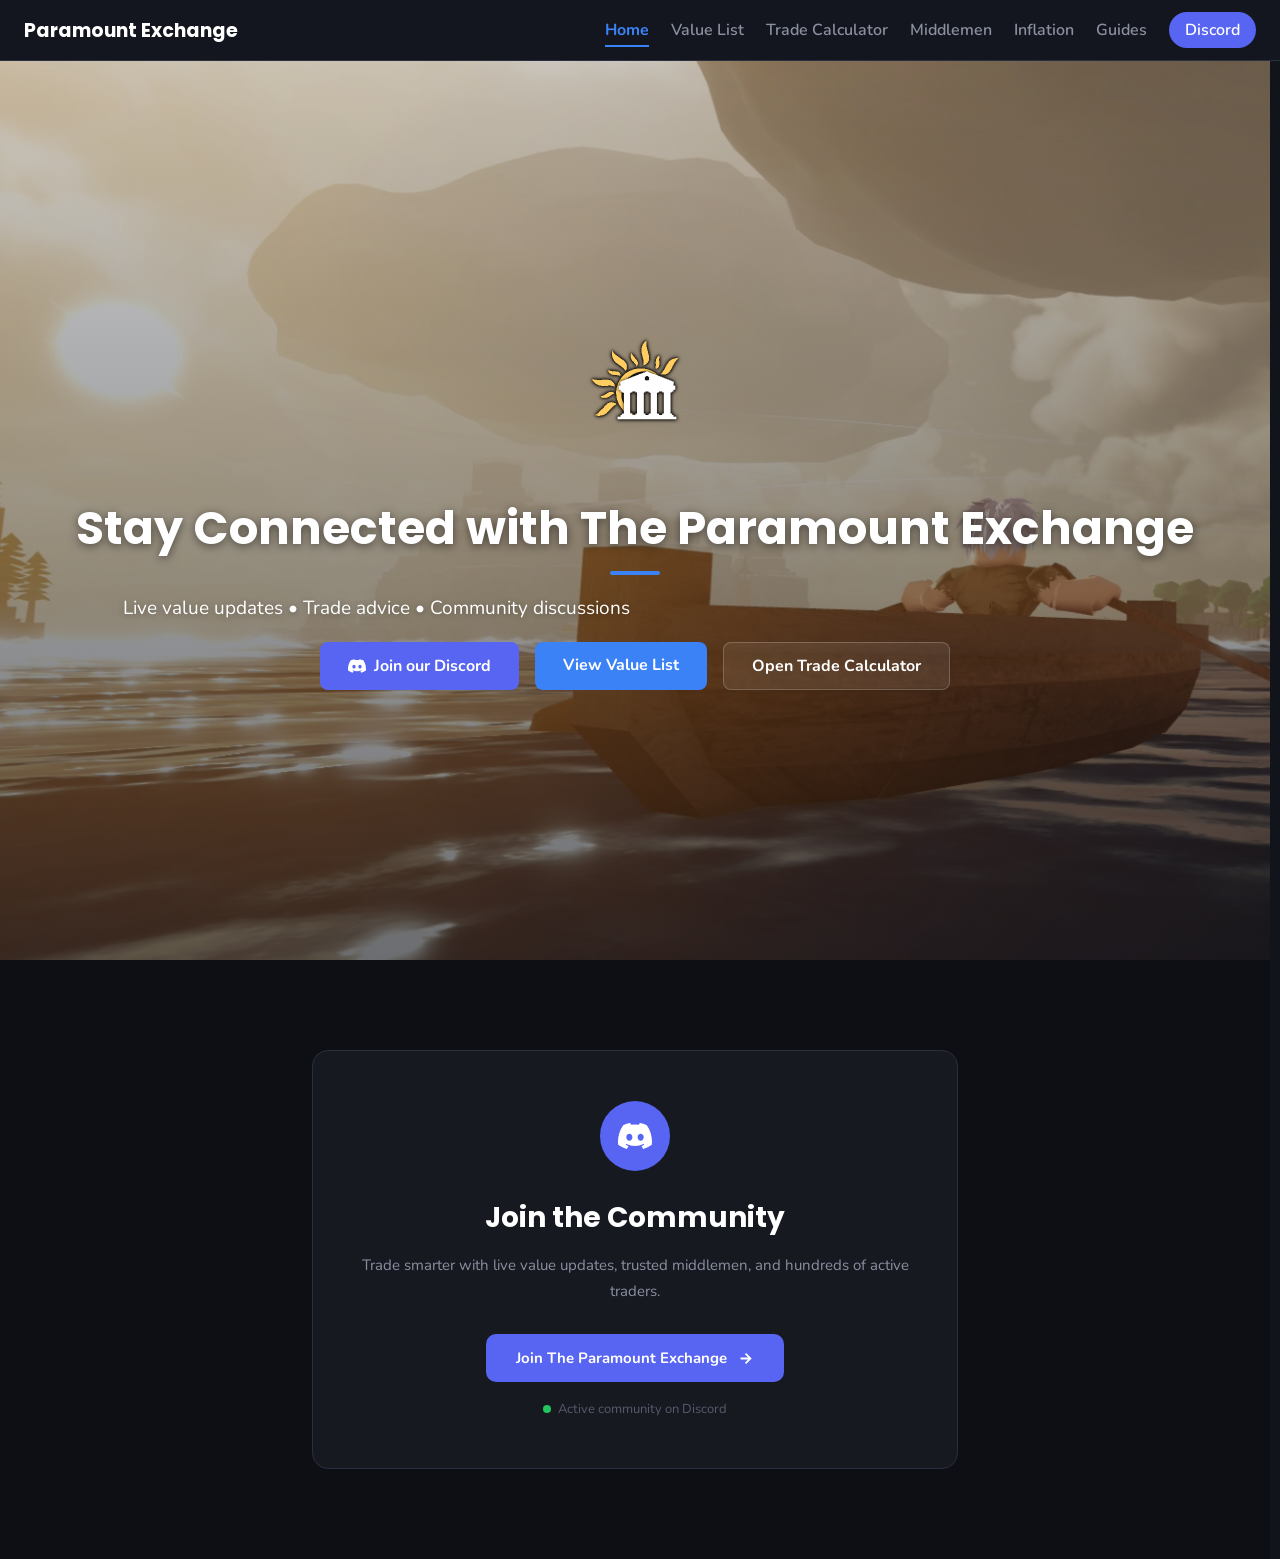
<file: index.html>
<!DOCTYPE html>
<html lang="en">
<head>
  <meta charset="UTF-8">
  <meta name="viewport" content="width=device-width, initial-scale=1">
  <title>Paramount Exchange</title>
  <link rel="stylesheet" href="style.css">
  <link rel="icon" href="favicon.png" type="image/png">
  <!-- Syne for headings/brand, DM Sans for body -->
  <link rel="preconnect" href="https://fonts.googleapis.com">
  <link href="https://fonts.googleapis.com/css2?family=Rajdhani:wght@600;700&family=DM+Sans:ital,opsz,wght@0,9..40,400;0,9..40,500;0,9..40,600;1,9..40,400&display=swap" rel="stylesheet">
</head>
<body>

  <!-- ===== TOP NAV ===== -->
  <div class="top-nav">
    <div class="nav-left">Paramount Exchange</div>
    <div class="nav-links" id="navLinks">
      <a href="index.html" class="active">Home</a>
      <a href="Paramount-Exchange.html">Value List</a>
      <a href="Paramount-Trade-Calculator.html">Trade Calculator</a>
      <a href="Paramount-Middleman.html">Middlemen</a>
      <a href="Paramount-Inflation.html">Inflation</a>
      <a href="Paramount-Guides.html">Guides</a>
      <a href="https://discord.gg/27jfx4G6ks" target="_blank" class="nav-discord-btn">Discord</a>
    </div>
    <button class="nav-hamburger" id="navHamburger" aria-label="Menu">
      <span></span><span></span><span></span>
    </button>
  </div>

  <!-- ===== HERO SECTION ===== -->
  <section class="hero">
    <div class="hero-overlay"></div>
    <div class="hero-content">
      <img src="logo.png" alt="Paramount Exchange Logo" class="hero-logo">
      <h1>Stay Connected with The Paramount Exchange</h1>
      <p class="hero-sub">
        Live value updates • Trade advice • Community discussions
      </p>
      <div class="hero-buttons">
        <a href="https://discord.gg/27jfx4G6ks" target="_blank" class="hero-btn discord-hero-btn">
          <svg class="btn-discord-icon" viewBox="0 0 24 24" xmlns="http://www.w3.org/2000/svg">
            <path d="M20.317 4.37a19.791 19.791 0 0 0-4.885-1.515.074.074 0 0 0-.079.037c-.21.375-.444.864-.608 1.25a18.27 18.27 0 0 0-5.487 0 12.64 12.64 0 0 0-.617-1.25.077.077 0 0 0-.079-.037A19.736 19.736 0 0 0 3.677 4.37a.07.07 0 0 0-.032.027C.533 9.046-.32 13.58.099 18.057c.002.022.015.043.03.056a19.9 19.9 0 0 0 5.993 3.03.078.078 0 0 0 .084-.028c.462-.63.874-1.295 1.226-1.994a.076.076 0 0 0-.041-.106 13.107 13.107 0 0 1-1.872-.892.077.077 0 0 1-.008-.128 10.2 10.2 0 0 0 .372-.292.074.074 0 0 1 .077-.01c3.928 1.793 8.18 1.793 12.062 0a.074.074 0 0 1 .078.01c.12.098.246.198.373.292a.077.077 0 0 1-.006.127 12.299 12.299 0 0 1-1.873.892.077.077 0 0 0-.041.107c.36.698.772 1.362 1.225 1.993a.076.076 0 0 0 .084.028 19.839 19.839 0 0 0 6.002-3.03.077.077 0 0 0 .032-.054c.5-5.177-.838-9.674-3.549-13.66a.061.061 0 0 0-.031-.03zM8.02 15.33c-1.183 0-2.157-1.085-2.157-2.419 0-1.333.956-2.419 2.157-2.419 1.21 0 2.176 1.096 2.157 2.42 0 1.333-.956 2.418-2.157 2.418zm7.975 0c-1.183 0-2.157-1.085-2.157-2.419 0-1.333.955-2.419 2.157-2.419 1.21 0 2.176 1.096 2.157 2.42 0 1.333-.946 2.418-2.157 2.418z"/>
          </svg>
          <span>Join our Discord</span>
        </a>
        <a href="Paramount-Exchange.html" class="hero-btn">View Value List</a>
        <a href="Paramount-Trade-Calculator.html" class="hero-btn secondary">Open Trade Calculator</a>
      </div>
    </div>
  </section>

  <!-- ===== DISCORD CTA SECTION ===== -->
  <section class="discord-section">
    <div class="discord-inner">
      <div class="discord-icon-wrap">
        <!-- Discord logo SVG -->
        <svg class="discord-logo-svg" viewBox="0 0 24 24" xmlns="http://www.w3.org/2000/svg">
          <path d="M20.317 4.37a19.791 19.791 0 0 0-4.885-1.515.074.074 0 0 0-.079.037c-.21.375-.444.864-.608 1.25a18.27 18.27 0 0 0-5.487 0 12.64 12.64 0 0 0-.617-1.25.077.077 0 0 0-.079-.037A19.736 19.736 0 0 0 3.677 4.37a.07.07 0 0 0-.032.027C.533 9.046-.32 13.58.099 18.057c.002.022.015.043.03.056a19.9 19.9 0 0 0 5.993 3.03.078.078 0 0 0 .084-.028c.462-.63.874-1.295 1.226-1.994a.076.076 0 0 0-.041-.106 13.107 13.107 0 0 1-1.872-.892.077.077 0 0 1-.008-.128 10.2 10.2 0 0 0 .372-.292.074.074 0 0 1 .077-.01c3.928 1.793 8.18 1.793 12.062 0a.074.074 0 0 1 .078.01c.12.098.246.198.373.292a.077.077 0 0 1-.006.127 12.299 12.299 0 0 1-1.873.892.077.077 0 0 0-.041.107c.36.698.772 1.362 1.225 1.993a.076.076 0 0 0 .084.028 19.839 19.839 0 0 0 6.002-3.03.077.077 0 0 0 .032-.054c.5-5.177-.838-9.674-3.549-13.66a.061.061 0 0 0-.031-.03zM8.02 15.33c-1.183 0-2.157-1.085-2.157-2.419 0-1.333.956-2.419 2.157-2.419 1.21 0 2.176 1.096 2.157 2.42 0 1.333-.956 2.418-2.157 2.418zm7.975 0c-1.183 0-2.157-1.085-2.157-2.419 0-1.333.955-2.419 2.157-2.419 1.21 0 2.176 1.096 2.157 2.42 0 1.333-.946 2.418-2.157 2.418z"/>
        </svg>
      </div>
      <h2 class="discord-heading">Join the Community</h2>
      <p class="discord-sub">Trade smarter with live value updates, trusted middlemen, and hundreds of active traders.</p>
      <a href="https://discord.gg/27jfx4G6ks" target="_blank" class="discord-cta-btn">
        <span>Join The Paramount Exchange</span>
        <svg class="btn-arrow" viewBox="0 0 24 24" fill="none" stroke="currentColor" stroke-width="2.5">
          <path d="M5 12h14M12 5l7 7-7 7"/>
        </svg>
      </a>
      <p class="discord-member-count">
        <span class="pulse-dot"></span>
        Active community on Discord
      </p>
    </div>
  </section>

  <script>
    /* ===== PARALLAX ===== */
    const hero = document.querySelector('.hero');
    const services = document.querySelector('.services-section');

    window.addEventListener('scroll', () => {
      const scrollY = window.scrollY;
      hero.style.backgroundPosition = `center ${scrollY * 0.5}px`;
      if (services) services.style.backgroundPosition = `center ${scrollY * 0.2}px`;
    });

    /* ===== SERVICE CARD SCROLL ANIMATIONS ===== */
    const cards = document.querySelectorAll('.service-item');

    // Assign stagger delays in CSS custom property
    cards.forEach((card, i) => {
      card.style.setProperty('--stagger', i);
    });

    const cardObserver = new IntersectionObserver((entries) => {
      entries.forEach(entry => {
        if (entry.isIntersecting) {
          // Small stagger based on index
          const delay = parseInt(entry.target.style.getPropertyValue('--stagger')) * 70;
          setTimeout(() => {
            entry.target.classList.add('card-visible');
          }, delay);
          cardObserver.unobserve(entry.target);
        }
      });
    }, { threshold: 0.1, rootMargin: '0px 0px -40px 0px' });

    cards.forEach(card => cardObserver.observe(card));

    /* ===== HAMBURGER MENU ===== */
    document.getElementById("navHamburger").addEventListener("click", function() {
      this.classList.toggle("open");
      document.getElementById("navLinks").classList.toggle("open");
    });
  </script>

</body>
</html>
</file>
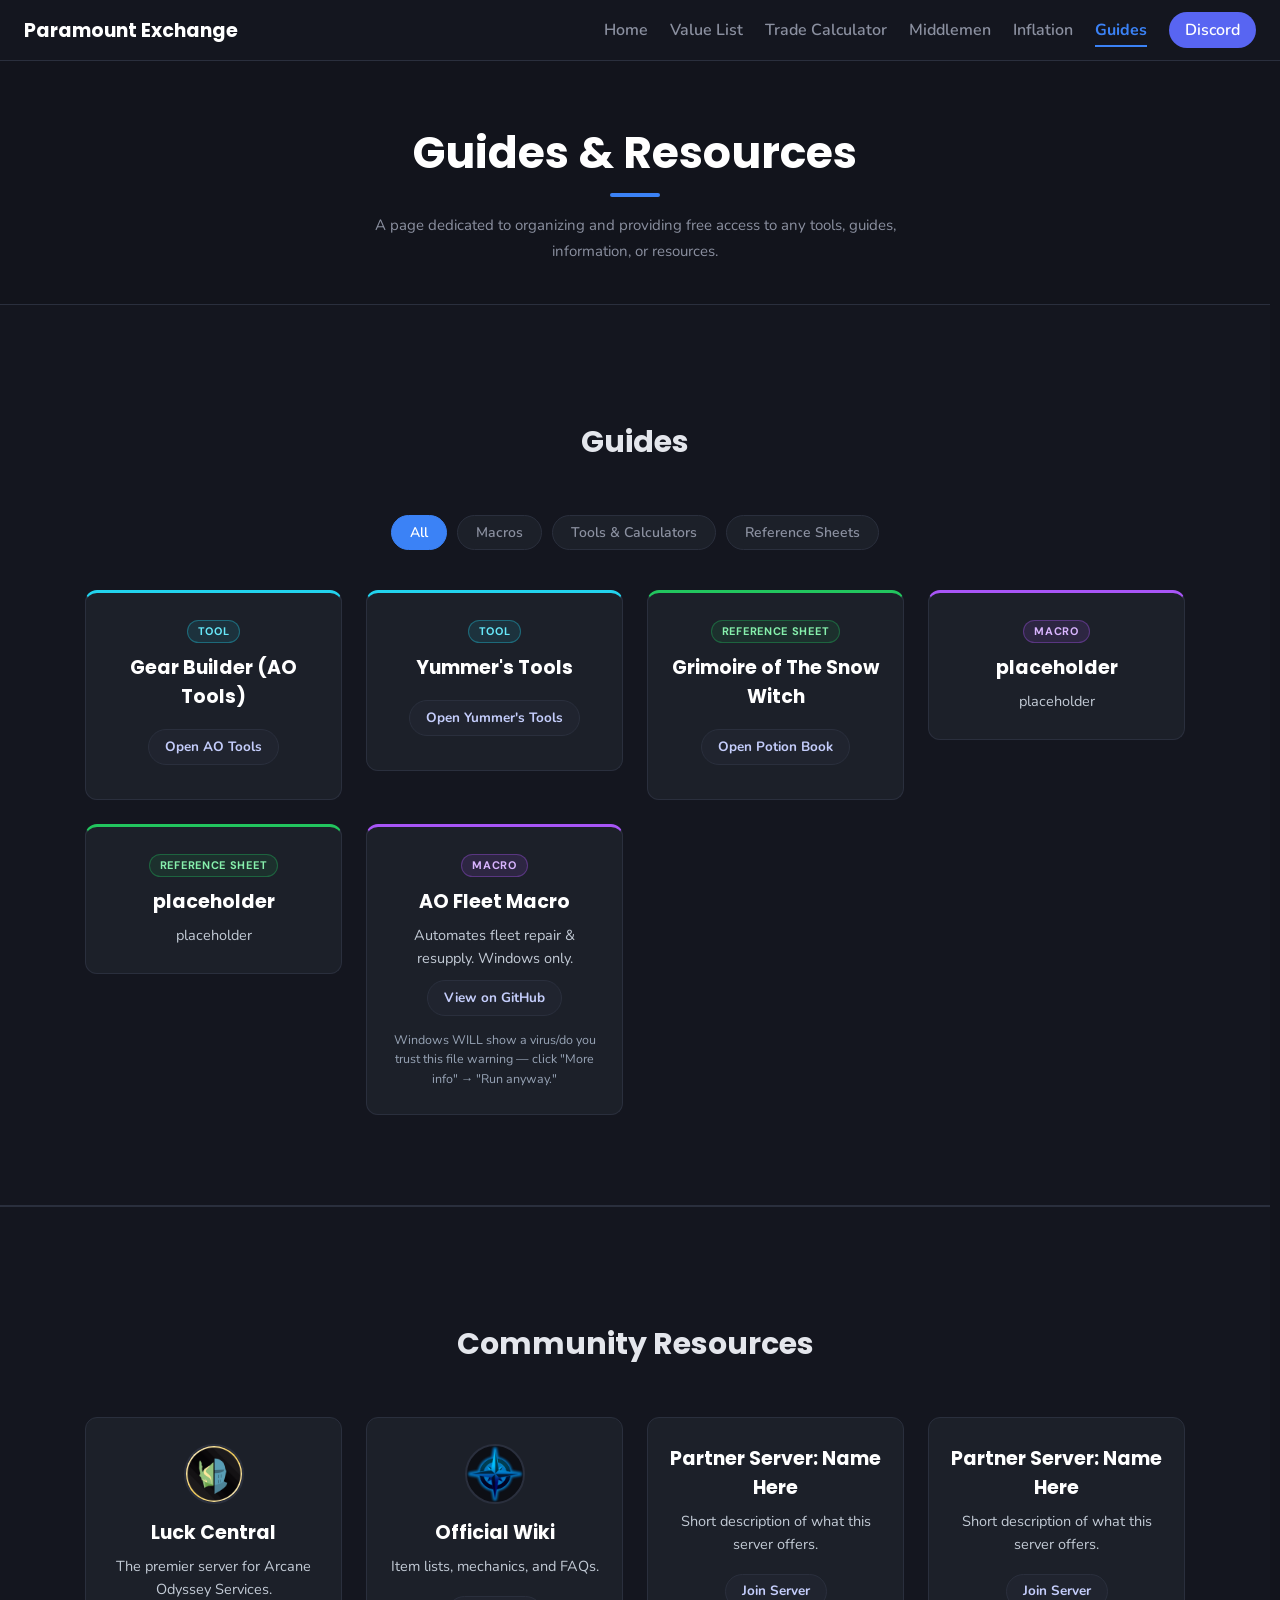
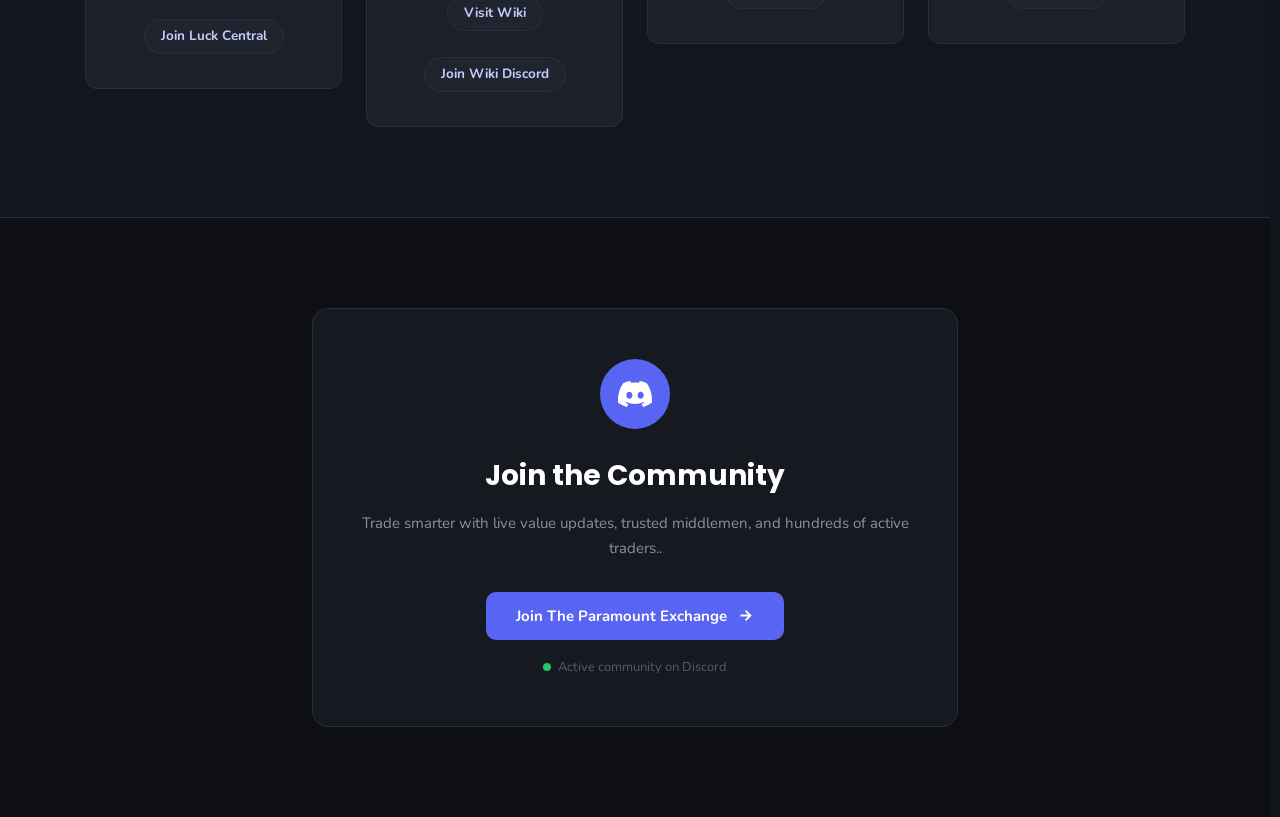
<file: Paramount-Guides.html>
<!DOCTYPE html>
<html lang="en">
<head>
  <meta charset="UTF-8">
  <meta name="viewport" content="width=device-width, initial-scale=1">
  <title>Paramount Exchange — Guides & Resources</title>
  <link rel="stylesheet" href="style.css">
  <link rel="icon" href="favicon.png" type="image/png">
  <link rel="preconnect" href="https://fonts.googleapis.com">
  <link href="https://fonts.googleapis.com/css2?family=Rajdhani:wght@600;700&family=DM+Sans:ital,opsz,wght@0,9..40,400;0,9..40,500;0,9..40,600;1,0..40,400&display=swap" rel="stylesheet">

  <style>
    /* ===== GUIDE CATEGORY INDICATORS ===== */
    .service-item[data-category] { border-top: 3px solid transparent; }

    .guide-category {
      display: inline-block;
      align-self: center;
      position: relative;
      z-index: 2;
      margin: 0 auto 10px;
      padding: 4px 10px;
      border-radius: 999px;
      font-family: 'DM Sans', sans-serif;
      font-size: 11px;
      font-weight: 700;
      letter-spacing: 0.7px;
      line-height: 1.2;
      border: 1px solid;
    }

    /* Macros — Purple */
    .service-item[data-category="macros"] { border-top-color: #a855f7; }
    .service-item[data-category="macros"] .guide-category { color: #d8b4fe; background: rgba(168, 85, 247, 0.12); border-color: rgba(168, 85, 247, 0.35); }

    /* Tools — Cyan */
    .service-item[data-category="tools"] { border-top-color: #22d3ee; }
    .service-item[data-category="tools"] .guide-category { color: #67e8f9; background: rgba(34, 211, 238, 0.10); border-color: rgba(34, 211, 238, 0.35); }

    /* Reference Sheets — Green */
    .service-item[data-category="sheets"] { border-top-color: #22c55e; }
    .service-item[data-category="sheets"] .guide-category { color: #86efac; background: rgba(34, 197, 94, 0.10); border-color: rgba(34, 197, 94, 0.35); }

    /* ===== READABILITY IMPROVEMENTS ===== */
    /* Tuned against the real style.css: .service-title is already white/700/20px,
       so the main issue is .service-desc at #9ca3af (low contrast on the dark
       card gradient) and the tiny inline-styled helper text. */

    /* Description text: lighter gray for real contrast against #1e293b/#162133 cards */
    .service-item .service-desc {
      color: #c3cbd6;
      font-size: 14.5px;
    }

    /* Helper/warning text (e.g. the Windows SmartScreen note) — has an inline
       color style in the markup, so !important is needed to lift it */
    .service-item .service-desc span {
      color: #97a3b5 !important;
      font-size: 12.5px;
      line-height: 1.55;
    }

    /* Resource-link pills: a touch more size/weight so they read as clear
       calls-to-action, especially when a card has more than one */
    .service-item .resource-link {
      font-size: 13.5px;
      font-weight: 700;
      color: #c4cdfb;
    }
    .service-item .resource-link:hover {
      color: #ffffff;
    }

    /* When a card has multiple links stacked (e.g. Wiki + Discord), give them
       clear vertical separation instead of running together */
    .service-item .resource-blurb {
      display: flex;
      flex-direction: column;
      align-items: center;
      gap: 8px;
      margin-top: 8px;
    }
  </style>
</head>
<body>

  <!-- ===== TOP NAV ===== -->
  <div class="top-nav">
    <div class="nav-left">Paramount Exchange</div>
    <div class="nav-links" id="navLinks">
      <a href="index.html">Home</a>
      <a href="Paramount-Exchange.html">Value List</a>
      <a href="Paramount-Trade-Calculator.html">Trade Calculator</a>
      <a href="Paramount-Middleman.html">Middlemen</a>
      <a href="Paramount-Inflation.html">Inflation</a>
      <a href="Paramount-Guides.html" class="active">Guides</a>
      <a href="https://discord.gg/27jfx4G6ks" target="_blank" class="nav-discord-btn">Discord</a>
    </div>
    <button class="nav-hamburger" id="navHamburger" aria-label="Menu"><span></span><span></span><span></span></button>
  </div>

  <!-- ===== PAGE HEADER ===== -->
  <header class="page-header">
    <h1>Guides &amp; Resources</h1>
    <p>A page dedicated to organizing and providing free access to any tools, guides, information, or resources.</p>
  </header>

  <!-- ===== GUIDES SECTION ===== -->
  <section class="services-section">
    <h2>Guides</h2>

    <div class="filter-bar" id="filterBar">
      <button class="filter-btn active" data-filter="all">All</button>
      <button class="filter-btn" data-filter="macros">Macros</button>
      <button class="filter-btn" data-filter="tools">Tools &amp; Calculators</button>
      <button class="filter-btn" data-filter="sheets">Reference Sheets</button>
    </div>

    <div class="services-grid" id="guidesGrid">

      <div class="service-item" data-category="tools">
        <div class="guide-category">TOOL</div>
        <div class="service-title">Gear Builder (AO Tools)</div>
        <div class="service-desc">
          <a href="https://aotools.woodyloody.com/gearBuilder" target="_blank" rel="noopener noreferrer" class="resource-link">Open AO Tools</a>
        </div>
      </div>

      <div class="service-item" data-category="tools">
        <div class="guide-category">TOOL</div>
        <div class="service-title">Yummer's Tools</div>
        <div class="service-desc">
          <a href="https://perchance.org/yummers-tools" target="_blank" rel="noopener noreferrer" class="resource-link">Open Yummer's Tools</a>
        </div>
      </div>

      <div class="service-item" data-category="sheets">
        <div class="guide-category">REFERENCE SHEET</div>
        <div class="service-title">Grimoire of The Snow Witch</div>
        <div class="service-desc">
          <a href="https://docs.google.com/spreadsheets/d/12Gl1ZQvX70HXAA7kL1PPLgUUFgdL4QJY0fJfd5nogEM/edit?gid=999989270#gid=999989270" target="_blank" rel="noopener noreferrer" class="resource-link">Open Potion Book</a>
        </div>
      </div>

      <div class="service-item" data-category="macros">
        <div class="guide-category">MACRO</div>
        <div class="service-title">placeholder</div>
        <div class="service-desc">placeholder</div>
      </div>

      <div class="service-item" data-category="sheets">
        <div class="guide-category">REFERENCE SHEET</div>
        <div class="service-title">placeholder</div>
        <div class="service-desc">placeholder</div>
      </div>

      <div class="service-item" data-category="macros">
        <div class="guide-category">MACRO</div>
        <div class="service-title">AO Fleet Macro</div>
        <div class="service-desc">
          Automates fleet repair &amp; resupply. Windows only.
          <a href="https://github.com/fewerrelevent/ArcaneOdyssey-FleetMacro/releases/tag/v.1" target="_blank" rel="noopener noreferrer" class="resource-link">View on GitHub</a>
          <span style="display:block; margin-top:6px;">Windows WILL show a virus/do you trust this file warning — click "More info" → "Run anyway."</span>
        </div>
      </div>

    </div>
  </section>

  <!-- ===== COMMUNITY RESOURCES / PARTNER SERVERS ===== -->
  <section class="services-section" id="resources">
    <h2>Community Resources</h2>
    <div class="services-grid">

      <div class="service-item">
        <img src="luck-central.png" alt="Luck Central logo" class="resource-logo">
        <div class="service-title">Luck Central</div>
        <div class="service-desc">
          The premier server for Arcane Odyssey Services.
          <span class="resource-blurb"><a href="https://discord.gg/zP4FgfhDEM" target="_blank" rel="noopener" class="resource-link">Join Luck Central</a></span>
        </div>
      </div>

      <div class="service-item">
        <img src="wiki.png" alt="Arcane Odyssey Wiki logo" class="resource-logo">
        <div class="service-title">Official Wiki</div>
        <div class="service-desc">
          Item lists, mechanics, and FAQs.
          <span class="resource-blurb">
            <a href="https://roblox-arcane-odyssey.fandom.com/wiki/Arcane_Odyssey_Wiki" target="_blank" rel="noopener" class="resource-link">Visit Wiki</a>
            <a href="https://discord.gg/qHRzBkaDvS" target="_blank" rel="noopener" class="resource-link">Join Wiki Discord</a>
          </span>
        </div>
      </div>

      <div class="service-item">
        <div class="service-title">Partner Server: Name Here</div>
        <div class="service-desc">
          Short description of what this server offers.
          <span class="resource-blurb"><a href="#" target="_blank" rel="noopener" class="resource-link">Join Server</a></span>
        </div>
      </div>

      <div class="service-item">
        <div class="service-title">Partner Server: Name Here</div>
        <div class="service-desc">
          Short description of what this server offers.
          <span class="resource-blurb"><a href="#" target="_blank" rel="noopener" class="resource-link">Join Server</a></span>
        </div>
      </div>

    </div>
  </section>

  <!-- ===== DISCORD CTA SECTION ===== -->
  <section class="discord-section">
    <div class="discord-inner">
      <div class="discord-icon-wrap">
        <svg class="discord-logo-svg" viewBox="0 0 24 24" xmlns="http://www.w3.org/2000/svg">
          <path d="M20.317 4.37a19.791 19.791 0 0 0-4.885-1.515.074.074 0 0 0-.079.037c-.21.375-.444.864-.608 1.25a18.27 18.27 0 0 0-5.487 0 12.64 12.64 0 0 0-.617-1.25.077.077 0 0 0-.079-.037A19.736 19.736 0 0 0 3.677 4.37a.07.07 0 0 0-.032.027C.533 9.046-.32 13.58.099 18.057c.002.022.015.043.03.056a19.9 19.9 0 0 0 5.993 3.03.078.078 0 0 0 .084-.028c.462-.63.874-1.295 1.226-1.994a.076.076 0 0 0-.041-.106 13.107 13.107 0 0 1-1.872-.892.077.077 0 0 1-.008-.128 10.2 10.2 0 0 0 .372-.292.074.074 0 0 1 .077-.01c3.928 1.793 8.18 1.793 12.062 0a.074.074 0 0 1 .078.01c.12.098.246.198.373.292a.077.077 0 0 1-.006.127 12.299 12.299 0 0 1-1.873.892.077.077 0 0 0-.041.107c.36.698.772 1.362 1.225 1.993a.076.076 0 0 0 .084.028 19.839 19.839 0 0 0 6.002-3.03.077.077 0 0 0 .032-.054c.5-5.177-.838-9.674-3.549-13.66a.061.061 0 0 0-.031-.03zM8.02 15.33c-1.183 0-2.157-1.085-2.157-2.419 0-1.333.956-2.419 2.157-2.419 1.21 0 2.176 1.096 2.157 2.42 0 1.333-.956 2.418-2.157 2.418zm7.975 0c-1.183 0-2.157-1.085-2.157-2.419 0-1.333.955-2.419 2.157-2.419 1.21 0 2.176 1.096 2.157 2.42 0 1.333-.946 2.418-2.157 2.418z"/>
        </svg>
      </div>
      <h2 class="discord-heading">Join the Community</h2>
      <p class="discord-sub">Trade smarter with live value updates, trusted middlemen, and hundreds of active traders..</p>
      <a href="https://discord.gg/AGWXYeU2fC" target="_blank" class="discord-cta-btn">
        <span>Join The Paramount Exchange</span>
        <svg class="btn-arrow" viewBox="0 0 24 24" fill="none" stroke="currentColor" stroke-width="2.5"><path d="M5 12h14M12 5l7 7-7 7"/></svg>
      </a>
      <p class="discord-member-count"><span class="pulse-dot"></span>Active community on Discord</p>
    </div>
  </section>

  <script>
    /* ===== PARALLAX ===== */
    const hero = document.querySelector('.hero');
    const services = document.querySelectorAll('.services-section');
    window.addEventListener('scroll', () => {
      const scrollY = window.scrollY;
      if (hero) hero.style.backgroundPosition = `center ${scrollY * 0.5}px`;
      services.forEach(s => s.style.backgroundPosition = `center ${scrollY * 0.2}px`);
    });

    /* ===== SERVICE CARD SCROLL ANIMATIONS ===== */
    const cards = document.querySelectorAll('.service-item');
    cards.forEach((card, i) => card.style.setProperty('--stagger', i));

    const cardObserver = new IntersectionObserver((entries) => {
      entries.forEach(entry => {
        if (entry.isIntersecting) {
          const delay = parseInt(entry.target.style.getPropertyValue('--stagger')) * 70;
          setTimeout(() => entry.target.classList.add('card-visible'), delay);
          cardObserver.unobserve(entry.target);
        }
      });
    }, { threshold: 0.1, rootMargin: '0px 0px -40px 0px' });

    cards.forEach(card => cardObserver.observe(card));

    /* ===== HAMBURGER MENU ===== */
    document.getElementById("navHamburger").addEventListener("click", function() {
      this.classList.toggle("open");
      document.getElementById("navLinks").classList.toggle("open");
    });

    /* ===== GUIDE FILTERING ===== */
    const filterBtns = document.querySelectorAll('#filterBar .filter-btn');
    const guideItems = document.querySelectorAll('#guidesGrid .service-item');

    filterBtns.forEach(btn => {
      btn.addEventListener('click', () => {
        filterBtns.forEach(b => b.classList.remove('active'));
        btn.classList.add('active');
        const filter = btn.dataset.filter;
        guideItems.forEach(item => {
          const matches = filter === 'all' || item.dataset.category === filter;
          item.classList.toggle('hidden-item', !matches);
        });
      });
    });
  </script>

</body>
</html>
</file>
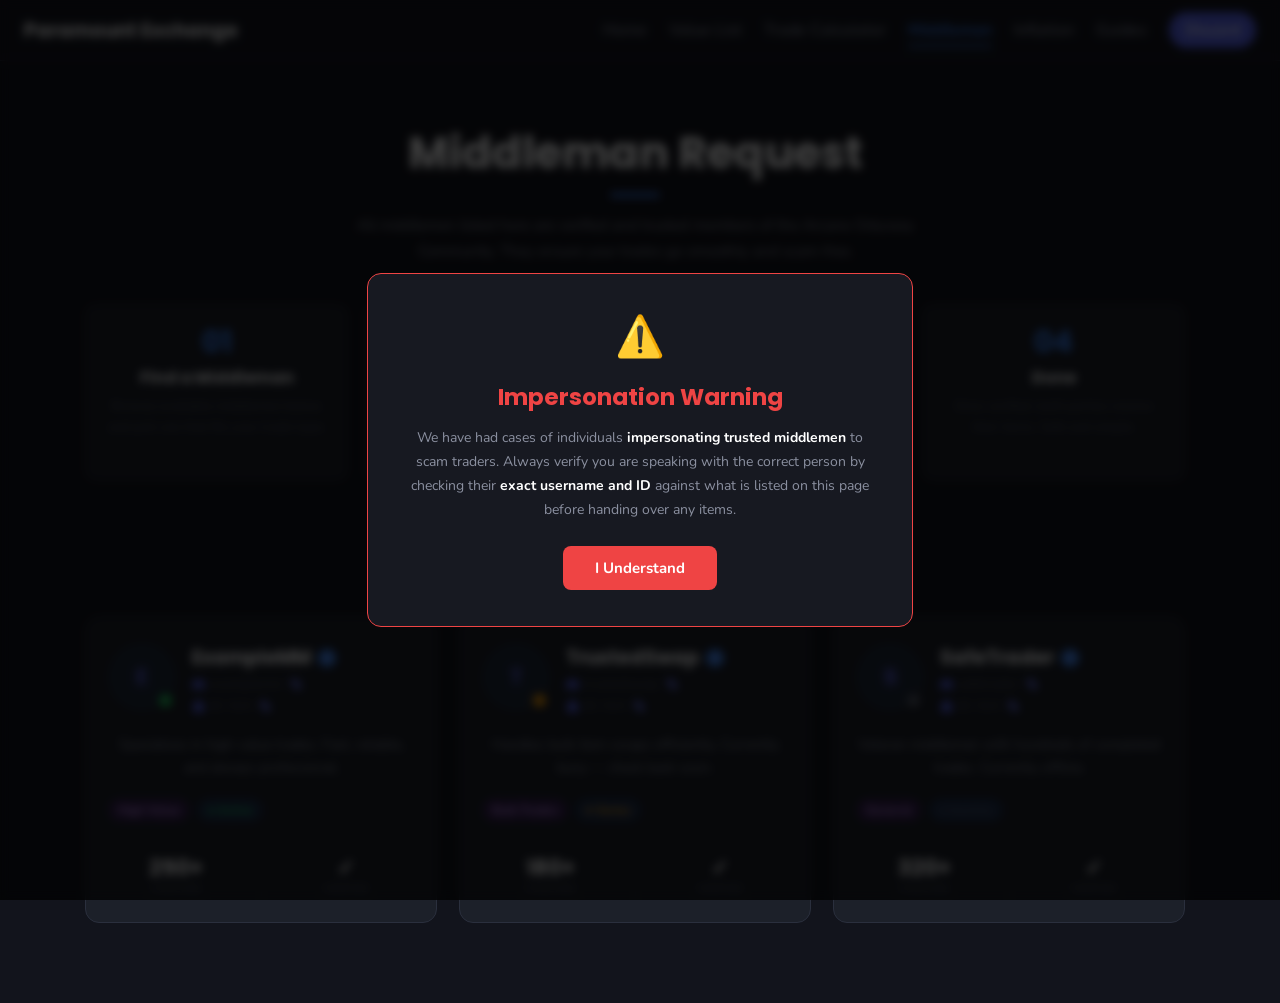
<file: Paramount-Middleman.html>
<!DOCTYPE html>
<html lang="en">
<head>
  <meta charset="UTF-8">
  <meta name="viewport" content="width=device-width, initial-scale=1">
  <title>Middleman Request — Paramount Exchange</title>
  <link rel="stylesheet" href="style.css">
  <link rel="icon" href="favicon.png" type="image/png">
  <link rel="preconnect" href="https://fonts.googleapis.com">
  <link href="https://fonts.googleapis.com/css2?family=Rajdhani:wght@600;700&family=DM+Sans:ital,opsz,wght@0,9..40,400;0,9..40,500;0,9..40,600;1,9..40,400&display=swap" rel="stylesheet">
</head>
<body>

  <!-- ===== WARNING MODAL ===== -->
  <div id="warningModal">
    <div class="warning-box">
      <div class="warning-icon">⚠️</div>
      <h2>Impersonation Warning</h2>
      <p>We have had cases of individuals <strong>impersonating trusted middlemen</strong> to scam traders. Always verify you are speaking with the correct person by checking their <strong>exact username and ID</strong> against what is listed on this page before handing over any items.</p>
      <button class="warning-confirm-btn" onclick="document.getElementById('warningModal').style.display='none'">I Understand</button>
    </div>
  </div>

  <!-- ===== TOP NAV ===== -->
  <div class="top-nav">
    <div class="nav-left">Paramount Exchange</div>
    <div class="nav-links" id="navLinks">
      <a href="index.html">Home</a>
      <a href="Paramount-Exchange.html">Value List</a>
      <a href="Paramount-Trade-Calculator.html">Trade Calculator</a>
      <a href="Paramount-Middleman.html" class="active">Middleman</a>
      <a href="Paramount-Inflation.html">Inflation</a>
      <a href="Paramount-Guides.html">Guides</a>
      <a href="https://discord.gg/27jfx4G6ks" target="_blank" class="nav-discord-btn">Discord</a>
    </div>
    <button class="nav-hamburger" id="navHamburger" aria-label="Menu">
      <span></span><span></span><span></span>
    </button>
  </div>

  <!-- ===== PAGE HEADER ===== -->
  <div class="page-header">
    <h1>Middleman Request</h1>
    <p>All middlemen listed here are verified and trusted members of the Arcane Odyssey Community. They ensure your trades go smoothly and scam-free.</p>
  </div>

  <!-- ===== HOW IT WORKS ===== -->
  <div class="how-it-works">
    <div class="hiw-step">
      <div class="hiw-num">01</div>
      <div class="hiw-title">Find a Middleman</div>
      <div class="hiw-desc">Browse available middlemen below and pick one that fits your trade type.</div>
    </div>
    <div class="hiw-step">
      <div class="hiw-num">02</div>
      <div class="hiw-title">Contact on Discord</div>
      <div class="hiw-desc">Reach out via their Discord username/ID and explain your trade details.</div>
    </div>
    <div class="hiw-step">
      <div class="hiw-num">03</div>
      <div class="hiw-title">Trade Safely</div>
      <div class="hiw-desc">The middleman holds items and ensures both sides fulfil the deal.</div>
    </div>
    <div class="hiw-step">
      <div class="hiw-num">04</div>
      <div class="hiw-title">Done</div>
      <div class="hiw-desc">Once verified, both parties receive their items. Safe and simple.</div>
    </div>
  </div>

  <!-- ===== FILTER BAR ===== -->
    <div class="filter-bar">
    <button class="filter-btn active" data-filter="all">All</button>
    <button class="filter-btn" data-filter="online">Active</button>
    <button class="filter-btn" data-filter="busy">Varies</button>
    <button class="filter-btn" data-filter="offline">Inactive</button>
    </div>

  <!-- ===== MIDDLEMAN GRID ===== -->
  <div class="mm-grid" id="mmGrid">
    <div class="state-msg">
      <div class="spinner"></div>
      Loading middlemen...
    </div>
  </div>

  <script>
    const SHEET_URL = "https://opensheet.elk.sh/110dllz9SGy7nKxchBoeYbq0h_UrR0dA4TqmeWSx-ugA/Sheet1";

    const DEMO_DATA = [
      {
        name: "ExampleMM",
        discord: "examplemm",
        avatar: "",
        status: "online",
        vouches: "250+",
        specialty: "High Value",
        bio: "Specialises in high-value trades. Fast, reliable, and always professional."
      },
      {
        name: "TrustedSwap",
        discord: "trustedswap",
        avatar: "",
        status: "busy",
        vouches: "180+",
        specialty: "Bulk Trades",
        bio: "Handles bulk item swaps efficiently. Currently busy — check back soon."
      },
      {
        name: "SafeTrader",
        discord: "safetrader",
        avatar: "",
        status: "offline",
        vouches: "320+",
        specialty: "General",
        bio: "Veteran middleman with hundreds of completed trades. Currently offline."
      }
    ];

    let allData = [];
    let activeFilter = "all";

    fetch(SHEET_URL)
      .then(res => res.json())
      .then(data => { allData = data; render(allData); })
      .catch(() => { allData = DEMO_DATA; render(allData); });

    function render(data) {
      const grid = document.getElementById("mmGrid");
      const filtered = activeFilter === "all" ? data : data.filter(mm => mm.status === activeFilter);

      if (filtered.length === 0) {
        grid.innerHTML = `<div class="state-msg">No middlemen found for this filter.</div>`;
        return;
      }

      grid.innerHTML = filtered.map((mm, i) => buildCard(mm, i)).join("");

      const cards = grid.querySelectorAll(".mm-card");
      const obs = new IntersectionObserver((entries) => {
        entries.forEach(entry => {
          if (entry.isIntersecting) {
            const idx = parseInt(entry.target.dataset.index);
            setTimeout(() => entry.target.classList.add("card-visible"), idx * 80);
            obs.unobserve(entry.target);
          }
        });
      }, { threshold: 0.08 });

      cards.forEach(card => obs.observe(card));
    }

    function buildCard(mm, i) {
        const statusLabels = { online: "Active", busy: "Varies", offline: "Inactive" };
      const avatarHtml = mm.avatar
        ? `<img class="avatar" src="${mm.avatar}" alt="${mm.name}">`
        : `<div class="avatar" style="display:flex;align-items:center;justify-content:center;font-family:'Rajdhani',sans-serif;font-size:24px;font-weight:700;color:#6366f1;background:#1e293b;">${mm.name.charAt(0).toUpperCase()}</div>`;

      return `
        <div class="mm-card" data-index="${i}" data-status="${mm.status}">
          <div class="card-top">
            <div class="avatar-wrap">
              ${avatarHtml}
              <div class="status-dot ${mm.status}"></div>
            </div>
            <div class="card-identity">
              <div class="card-name">
                ${mm.name}
                <span class="verified-badge" title="Verified Middleman">
                  <svg viewBox="0 0 24 24"><path d="M9 16.17L4.83 12l-1.42 1.41L9 19 21 7l-1.41-1.41z"/></svg>
                </span>
              </div>
              <div class="discord-tag">
                <svg viewBox="0 0 24 24"><path d="M20.317 4.37a19.791 19.791 0 0 0-4.885-1.515.074.074 0 0 0-.079.037c-.21.375-.444.864-.608 1.25a18.27 18.27 0 0 0-5.487 0 12.64 12.64 0 0 0-.617-1.25.077.077 0 0 0-.079-.037A19.736 19.736 0 0 0 3.677 4.37a.07.07 0 0 0-.032.027C.533 9.046-.32 13.58.099 18.057c.002.022.015.043.03.056a19.9 19.9 0 0 0 5.993 3.03.078.078 0 0 0 .084-.028c.462-.63.874-1.295 1.226-1.994a.076.076 0 0 0-.041-.106 13.107 13.107 0 0 1-1.872-.892.077.077 0 0 1-.008-.128 10.2 10.2 0 0 0 .372-.292.074.074 0 0 1 .077-.01c3.928 1.793 8.18 1.793 12.062 0a.074.074 0 0 1 .078.01c.12.098.246.198.373.292a.077.077 0 0 1-.006.127 12.299 12.299 0 0 1-1.873.892.077.077 0 0 0-.041.107c.36.698.772 1.362 1.225 1.993a.076.076 0 0 0 .084.028 19.839 19.839 0 0 0 6.002-3.03.077.077 0 0 0 .032-.054c.5-5.177-.838-9.674-3.549-13.66a.061.061 0 0 0-.031-.03z"/></svg>
                ${mm.discord}
                <span class="copy-btn" onclick="copyTag(this, '${mm.discord}')" title="Copy username">
                  <svg viewBox="0 0 24 24" fill="none" stroke="currentColor" stroke-width="2"><rect x="9" y="9" width="13" height="13" rx="2"/><path d="M5 15H4a2 2 0 0 1-2-2V4a2 2 0 0 1 2-2h9a2 2 0 0 1 2 2v1"/></svg>
                </span>
              </div>
              <div class="discord-tag" style="margin-top:4px;">
                <svg viewBox="0 0 24 24" fill="none" stroke="#5865F2" stroke-width="2" style="width:13px;height:13px;flex-shrink:0;"><rect x="3" y="8" width="18" height="13" rx="2"/><path d="M8 8V5a4 4 0 0 1 8 0v3"/></svg>
                ID: ${mm.id || "N/A"}
                <span class="copy-btn" onclick="copyTag(this, '${mm.id}')" title="Copy ID">
                  <svg viewBox="0 0 24 24" fill="none" stroke="currentColor" stroke-width="2"><rect x="9" y="9" width="13" height="13" rx="2"/><path d="M5 15H4a2 2 0 0 1-2-2V4a2 2 0 0 1 2-2h9a2 2 0 0 1 2 2v1"/></svg>
                </span>
              </div>
            </div>
          </div>

          <div class="card-bio">${mm.bio || "No bio provided."}</div>

          <div class="card-tags">
            <span class="tag specialty">${mm.specialty || "General"}</span>
            <span class="tag status-label ${mm.status}">● ${statusLabels[mm.status] || mm.status}</span>
          </div>

          <div class="card-stats">
            <div class="stat">
              <div class="stat-value">${mm.vouches || "0"}</div>
              <div class="stat-label">Vouches</div>
            </div>
            <div class="stat-divider"></div>
            <div class="stat">
              <div class="stat-value">✓</div>
              <div class="stat-label">Verified</div>
            </div>
          </div>
        </div>`;
    }

    function copyTag(el, text) {
      navigator.clipboard.writeText(text);
      el.classList.add("copied");
      setTimeout(() => el.classList.remove("copied"), 1500);
    }

    document.querySelectorAll(".filter-btn").forEach(btn => {
      btn.addEventListener("click", () => {
        document.querySelectorAll(".filter-btn").forEach(b => b.classList.remove("active"));
        btn.classList.add("active");
        activeFilter = btn.dataset.filter;
        render(allData);
      });
    });

    /* ===== HAMBURGER MENU ===== */
    document.getElementById("navHamburger").addEventListener("click", function() {
      this.classList.toggle("open");
      document.getElementById("navLinks").classList.toggle("open");
    });
  </script>

</body>
</html>
</file>
<file: style.css>
@import url("https://fonts.googleapis.com/css2?family=Poppins:wght@500;600;700&family=Nunito:wght@400;600;700&display=swap");

:root {
  --bg: #12141c;
  --bg-alt: #191c26;
  --card: #1c2029;
  --border: #2a2f3d;
  --text: #e4e6ec;
  --text-dim: #8b90a0;
  --accent: #3b82f6;
  --accent-dark: #2563eb;
  --green: #22c55e;
  --red: #ef4444;
  --yellow: #f59e0b;
}

/* ===== GLOBAL STYLES ===== */
html {
  overflow-y: scroll;
  scrollbar-gutter: stable;
}

body {
  font-family: 'Nunito', sans-serif;
  color: var(--text);
  margin: 0;
  padding-top: 60px;
  text-align: center;
}

/* ===== HEADERS ===== */
h1, h2 {
  font-family: 'Poppins', sans-serif;
}

h1 {
  margin-bottom: 16px;
  font-size: 28px;
  font-weight: 700;
  color: #fff;
  text-align: center;
  position: relative;
}

h1::after {
  content: "";
  display: block;
  width: 50px;
  height: 4px;
  background: var(--accent);
  margin: 8px auto 0;
  border-radius: 2px;
}

/* ===== LINKS ===== */
a {
  text-decoration: none;
  color: #0077cc;
  display: inline-block;
  margin-top: 20px;
}

/* ===== TOP NAVIGATION ===== */
.top-nav {
  position: fixed;
  top: 0;
  left: 0;
  right: 0;
  background: #14161f;
  display: flex;
  align-items: center;
  justify-content: space-between;
  padding: 0 24px;
  height: 60px;
  border-bottom: 1px solid var(--border);
  z-index: 3000;
}

.nav-left {
  font-family: 'Poppins', sans-serif;
  font-weight: 700;
  font-size: 19px;
  color: #fff;
}

.nav-links {
  display: flex;
  align-items: center;
  gap: 22px;
}

.nav-links a {
  font-family: 'Nunito', sans-serif;
  text-decoration: none;
  color: var(--text-dim);
  font-weight: 600;
  transition: color 0.15s;
  margin-top: 0;
}

.nav-links a:hover {
  color: #fff;
}

.nav-links a.active {
  color: var(--accent);
  font-weight: 700;
  position: relative;
}

.nav-links a.active::after {
  content: "";
  position: absolute;
  left: 0;
  bottom: -6px;
  width: 100%;
  height: 2px;
  background: var(--accent);
}

/* ===== PANELS / CARDS ===== */
.panel {
  background: var(--card);
  border: 1px solid var(--border);
  border-radius: 10px;
  padding: 16px;
  margin-bottom: 18px;
  position: relative;
  text-align: left;
}

/* ===== CONTROLS / INPUTS ===== */
.controls,
.sort-row {
  display: flex;
  flex-wrap: wrap;
  gap: 8px;
  margin-bottom: 12px;
}

.controls > * {
  flex: 1 1 200px;
}

input,
button {
  background: #20242f;
  color: var(--text);
  border: 1px solid var(--border);
  border-radius: 6px;
  padding: 8px 12px;
  font-size: 14px;
  cursor: pointer;
  font-family: 'Nunito', sans-serif;
  font-weight: 600;
}

input {
  cursor: text;
  font-weight: 400;
}

button:hover {
  background-color: #262b38;
}

button.active {
  border-color: var(--accent);
  color: var(--accent);
}

/* ===== DROPDOWN ===== */
.dropdown {
  position: relative;
}

.dropdown-btn {
  width: 100%;
  text-align: left;
  padding-right: 32px;
  position: relative;
}

.dropdown-btn::after {
  content: "";
  position: absolute;
  right: 12px;
  top: 50%;
  width: 8px;
  height: 8px;
  border-right: 2px solid var(--text-dim);
  border-bottom: 2px solid var(--text-dim);
  transform: translateY(-60%) rotate(45deg);
  transition: transform 0.25s ease;
  pointer-events: none;
}

.dropdown.open .dropdown-btn::after {
  transform: translateY(-40%) rotate(-135deg);
}

.dropdown-menu {
  position: absolute;
  z-index: 1000;
  top: calc(100% + 6px);
  left: 0;
  right: 0;
  background: #171921;
  border: 1px solid var(--border);
  border-radius: 8px;
  padding: 6px;
  opacity: 0;
  pointer-events: none;
  transition: opacity 0.2s;
}

.dropdown.open .dropdown-menu {
  opacity: 1;
  pointer-events: auto;
}

.dropdown-menu label {
  display: flex;
  align-items: center;
  gap: 8px;
  padding: 6px 8px;
  border-radius: 5px;
  cursor: pointer;
}

.dropdown-menu label:hover {
  background: #262b38;
}

/* ===== LISTS ===== */
.list {
  display: flex;
  flex-direction: column;
  gap: 8px;
}

/* no hover treatment here on purpose, table below already has one */
.list-item {
  display: flex;
  align-items: center;
  justify-content: space-between;
  padding: 10px;
  border-radius: 6px;
  background: var(--card);
}

.list-item img {
  width: 40px;
  height: 40px;
  object-fit: contain;
  margin-right: 12px;
}

/* ===== TABLE ===== */
.table-wrapper {
  background-color: var(--card);
  border-radius: 10px;
  padding: 12px;
}

table {
  width: 100%;
  border-collapse: separate;
  border-spacing: 0 8px;
}

thead th {
  position: sticky;
  top: 60px;
  z-index: 10;
  background: #262b38;
  padding: 10px;
  font-family: 'Nunito', sans-serif;
  font-weight: 700;
  font-size: 13px;
}

tbody tr {
  background: var(--card);
  transition: background 0.15s;
}

tbody tr:nth-child(even) {
  background: #20242f;
}

tbody tr:hover {
  background: #262b38;
}

td {
  padding: 10px;
  text-align: center;
  vertical-align: middle;
}

td:first-child {
  width: 80px;
  padding: 0;
}

.item-image {
  width: 100%;
  height: 56px;
  object-fit: contain;
}

.item-name-cell {
  display: flex;
  align-items: center;
  gap: 8px;
  font-weight: 600;
}

/* ===== BOTTOM ROW ===== */
.bottom-row {
  display: flex;
  justify-content: center;
  align-items: center;
  gap: 60px;
  margin-top: 20px;
  flex-wrap: wrap;
}

.galleon-box input {
  width: 140px;
  padding: 10px;
  font-size: 1em;
  border-radius: 8px;
  border: 1px solid var(--border);
  background: #0d0f15;
  color: var(--text);
  text-align: center;
  font-weight: 700;
}

.galleon-box input:focus {
  outline: none;
  border-color: var(--accent);
}

/* ===== BADGES =====
   standard rarity colors, not something bespoke */
.badge {
  padding: 3px 9px;
  border-radius: 5px;
  font-size: 12px;
  font-weight: 700;
  font-family: 'Nunito', sans-serif;
}

.Common    { background: #6b7280; }
.Uncommon  { background: #22c55e; }
.Rare      { background: #3b82f6; }
.Limited   { background: #a855f7; }
.Mystic    { background: #ec4899; }
.Legendary { background: #f59e0b; color: #221a05; }

/* ===== BOOKMARKS ===== */
.bookmark-panel {
  background: var(--card);
  border-radius: 10px;
  padding: 12px;
  margin-bottom: 18px;
}

.bookmark-item {
  display: flex;
  justify-content: space-between;
  align-items: center;
  padding: 8px 10px;
  background: #20242f;
  border-radius: 6px;
  margin-bottom: 6px;
  cursor: pointer;
}

.bookmark-item:hover {
  background: #262b38;
}

.bookmark-name-pill {
  padding: 3px 9px;
  border-radius: 5px;
  font-size: 12px;
  font-weight: 700;
}

.bookmark-name-pill.Common    { background: #6b7280; }
.bookmark-name-pill.Uncommon  { background: #22c55e; }
.bookmark-name-pill.Rare      { background: #3b82f6; }
.bookmark-name-pill.Limited   { background: #a855f7; }
.bookmark-name-pill.Mystic    { background: #ec4899; }
.bookmark-name-pill.Legendary { background: #f59e0b; color: #221a05; }

/* ===== MODAL ===== */
#chartModal {
  backdrop-filter: blur(5px);
  transition: opacity .25s ease;
  display: none;
  align-items: center;
  justify-content: center;
  position: fixed;
  inset: 0;
  background: rgba(0,0,0,.65);
  z-index: 2000;
}

/* ===== HAMBURGER MENU ===== */
.nav-hamburger {
  display: none;
  flex-direction: column;
  justify-content: center;
  gap: 5px;
  background: none;
  border: none;
  cursor: pointer;
  padding: 4px;
  margin-top: 0;
}

.nav-hamburger span {
  display: block;
  width: 22px;
  height: 2px;
  background: #fff;
  border-radius: 2px;
  transition: all 0.3s ease;
}

.nav-hamburger.open span:nth-child(1) {
  transform: translateY(7px) rotate(45deg);
}
.nav-hamburger.open span:nth-child(2) {
  opacity: 0;
}
.nav-hamburger.open span:nth-child(3) {
  transform: translateY(-7px) rotate(-45deg);
}

/* ===== RESPONSIVE ===== */
@media (max-width: 768px) {
  .hero-logo     { width: 80px; }
  .discord-inner { padding: 40px 28px; }
  .hero h1       { font-size: 34px; }
  .table-section { grid-template-columns: 1fr; }

  .nav-hamburger {
    display: flex;
  }

  /* had this overlapping the hero on mobile before, fixed with the bg + shadow */
  .nav-links {
    display: none;
    position: absolute;
    top: 60px;
    left: 0;
    right: 0;
    background: #14161f;
    flex-direction: column;
    gap: 0;
    padding: 8px 0;
    border-bottom: 1px solid var(--border);
    box-shadow: 0 8px 16px rgba(0,0,0,0.4);
    z-index: 2999;
  }

  .nav-links.open {
    display: flex;
  }

  .nav-links a {
    padding: 12px 24px;
    border-bottom: 1px solid #20242f;
    font-size: 15px;
  }

  .nav-links a:last-child {
    border-bottom: none;
  }

  .nav-links a.active::after {
    display: none;
  }
}

/* ===== BOOKMARK BUTTON ===== */
.bookmark-btn {
  background: none;
  border: none;
  cursor: pointer;
  padding: 4px;
  display: flex;
  align-items: center;
  justify-content: center;
  color: #565b6b;
}

.bookmark-btn.active {
  color: var(--yellow);
}

.bookmark-btn svg {
  display: block;
  width: 18px;
  height: 18px;
  fill: currentColor;
}

/* ===== SORT BUTTONS ===== */
.sort-btn {
  position: relative;
  padding-right: 24px;
  color: var(--text-dim);
}

.sort-btn::after {
  content: '';
  position: absolute;
  right: 8px;
  top: 50%;
  width: 0;
  height: 0;
  border-left: 5px solid transparent;
  border-right: 5px solid transparent;
  border-bottom: 6px solid #565b6b;
  transform: translateY(-50%) rotate(0deg);
  transition: transform 0.3s ease;
  pointer-events: none;
}

.sort-btn.active::after {
  border-bottom-color: var(--accent);
}

.sort-btn.desc::after {
  transform: translateY(-50%) rotate(180deg);
}

/* ===== HERO SECTION ===== */
.hero {
  position: relative;
  height: 100vh;
  background-image: url("banner.webp");
  background-size: cover;
  background-position: center;
  display: flex;
  flex-direction: column;
  justify-content: center;
  align-items: center;
  text-align: center;
  color: #fff;
  overflow: hidden;
}

.hero-overlay {
  position: absolute;
  inset: 0;
  background: linear-gradient(
    to bottom,
    rgba(10,12,18,0.2),
    rgba(10,12,18,0.6)
  );
  z-index: 0;
  pointer-events: none;
}

.hero h1 {
  font-family: 'Poppins', sans-serif;
  font-size: 46px;
  margin-bottom: 16px;
  text-shadow: 0 2px 10px rgba(0,0,0,0.5);
}

.hero-sub {
  font-size: 19px;
  max-width: 600px;
  line-height: 1.5;
  text-shadow: 0 1px 6px rgba(0,0,0,0.3);
}

.hero-buttons {
  display: flex;
  justify-content: center;
  gap: 16px;
  flex-wrap: wrap;
}

.hero-btn {
  background: var(--accent);
  color: white;
  padding: 12px 28px;
  border-radius: 8px;
  text-decoration: none;
  font-weight: 700;
  transition: background 0.15s;
  margin-top: 0;
}

.hero-btn:hover {
  background: var(--accent-dark);
}

.hero-btn.secondary {
  background: rgba(255,255,255,0.08);
  border: 1px solid rgba(255,255,255,0.2);
}

.hero-btn.secondary:hover {
  background: rgba(255,255,255,0.15);
}

.hero-content {
  position: relative;
  z-index: 1;
}

/* ===== SERVICES SECTION ===== */
.services-section {
  padding: 90px 20px;
  background: #14161f;
  border-top: 1px solid var(--border);
  border-bottom: 1px solid var(--border);
}

.services-section h2 {
  font-family: 'Poppins', sans-serif;
  font-size: 30px;
  margin-bottom: 50px;
}

.services-grid {
  display: grid;
  grid-template-columns: repeat(auto-fit, minmax(220px, 1fr));
  gap: 24px;
  max-width: 1100px;
  margin: auto;
  align-items: start;
}

/* ===== SERVICE CARD ===== */
.service-item {
  background: var(--card);
  border: 1px solid var(--border);
  border-radius: 12px;
  padding: 26px 22px;
  position: relative;
  overflow: hidden;
  text-align: center;
  opacity: 0;
  transform: translateY(24px);
  transition:
    opacity 0.5s ease,
    transform 0.5s ease;
}

.service-item.card-visible {
  opacity: 1;
  transform: translateY(0);
}

.service-item.card-visible:hover {
  border-color: #3a4054;
}

.service-item.hidden-item {
  display: none;
}

.service-title {
  font-family: 'Poppins', sans-serif;
  font-size: 19px;
  font-weight: 700;
  color: #fff;
  margin-bottom: 8px;
  position: relative;
  z-index: 1;
}

.service-desc {
  font-size: 15px;
  color: var(--text-dim);
  line-height: 1.6;
  position: relative;
  z-index: 1;
}

.service-item span {
  position: relative;
  z-index: 1;
}

/* ===== RESOURCE LINK (guides/resources page) ===== */
.resource-link {
  display: inline-flex;
  align-items: center;
  gap: 6px;
  margin: 10px 0 8px;
  padding: 6px 16px;
  background: #20242f;
  border: 1px solid var(--border);
  border-radius: 999px;
  color: #93b8f5;
  font-weight: 700;
  font-size: 13px;
}

.resource-link:hover {
  background: #262b38;
}

.resource-blurb {
  display: block;
  margin-top: 6px;
}

.resource-logo,
.service-item img {
  width: 56px;
  height: 56px;
  max-width: 56px;
  max-height: 56px;
  border-radius: 50%;
  object-fit: cover;
  border: 2px solid var(--border);
  background: #0d0f15;
  margin: 0 auto 14px;
  display: block;
  flex-shrink: 0;
}

/* ===== NAV DISCORD BUTTON ===== */
.nav-discord-btn {
  display: inline-flex;
  align-items: center;
  gap: 6px;
  background: #5865F2;
  color: #ffffff !important;
  font-weight: 700;
  padding: 7px 16px;
  border-radius: 999px;
  margin-top: 0;
}

.nav-discord-btn:hover {
  background: #4752c4;
  color: #ffffff;
}

.nav-discord-btn.active::after {
  display: none;
}

/* ===== HERO DISCORD BUTTON ===== */
.discord-hero-btn {
  display: inline-flex;
  align-items: center;
  gap: 8px;
  background: #5865F2;
}

.discord-hero-btn:hover {
  background: #4752c4;
}

.btn-discord-icon {
  width: 18px;
  height: 18px;
  fill: white;
  flex-shrink: 0;
}

/* ===== DISCORD CTA SECTION ===== */
.discord-section {
  position: relative;
  padding: 90px 24px;
  display: flex;
  justify-content: center;
  align-items: center;
  overflow: hidden;
  background: #0d0f15;
}

.discord-inner {
  position: relative;
  z-index: 2;
  max-width: 560px;
  background: #171921;
  border: 1px solid var(--border);
  border-radius: 16px;
  padding: 50px 42px;
  text-align: center;
}

.discord-icon-wrap {
  width: 70px;
  height: 70px;
  border-radius: 50%;
  background: #5865F2;
  display: flex;
  align-items: center;
  justify-content: center;
  margin: 0 auto 26px;
  animation: discord-icon-float 3s ease-in-out infinite;
}

@keyframes discord-icon-float {
  0%, 100% { transform: translateY(0); }
  50%       { transform: translateY(-6px); }
}

.discord-logo-svg {
  width: 34px;
  height: 34px;
  fill: white;
}

.discord-heading {
  font-family: 'Poppins', sans-serif;
  font-size: 28px;
  font-weight: 700;
  color: #fff;
  margin: 0 0 14px;
}

.discord-heading::after {
  display: none;
}

.discord-sub {
  font-size: 15px;
  color: var(--text-dim);
  line-height: 1.7;
  margin: 0 0 30px;
}

.discord-cta-btn {
  display: inline-flex;
  align-items: center;
  gap: 10px;
  background: #5865F2;
  color: white;
  font-weight: 700;
  font-size: 15px;
  padding: 14px 30px;
  border-radius: 10px;
  text-decoration: none;
  transition: background 0.15s;
  margin-top: 0;
}

.discord-cta-btn:hover {
  background: #4752c4;
}

.btn-arrow {
  width: 17px;
  height: 17px;
  transition: transform 0.2s;
  flex-shrink: 0;
}

.discord-cta-btn:hover .btn-arrow {
  transform: translateX(4px);
}

.discord-member-count {
  font-size: 13px;
  color: #565b6b;
  margin: 18px 0 0;
  display: flex;
  align-items: center;
  justify-content: center;
  gap: 7px;
}

.pulse-dot {
  display: inline-block;
  width: 8px;
  height: 8px;
  border-radius: 50%;
  background: var(--green);
  box-shadow: 0 0 0 0 rgba(34,197,94,0.5);
  animation: pulse-green 2s ease-out infinite;
}

@keyframes pulse-green {
  0%   { box-shadow: 0 0 0 0 rgba(34,197,94,0.5); }
  70%  { box-shadow: 0 0 0 7px rgba(34,197,94,0); }
  100% { box-shadow: 0 0 0 0 rgba(34,197,94,0); }
}

/* ===== MIDDLEMAN PAGE ===== */
.page-header {
  text-align: center;
  padding: 60px 20px 40px;
}

.page-header h1 {
  font-family: 'Poppins', sans-serif;
  font-size: clamp(26px, 4vw, 44px);
  font-weight: 700;
  color: #fff;
  margin: 0 0 12px;
}

.page-header h1::after {
  content: "";
  display: block;
  width: 50px;
  height: 4px;
  background: var(--accent);
  margin: 8px auto 0;
  border-radius: 2px;
}

.page-header p {
  font-size: 15px;
  color: var(--text-dim);
  max-width: 560px;
  margin: 16px auto 0;
  line-height: 1.7;
}

/* ===== FILTER / RANGE BUTTONS ===== */
.filter-bar {
  display: flex;
  justify-content: center;
  align-items: center;
  gap: 10px;
  flex-wrap: wrap;
  padding: 0 20px 40px;
}

.filter-btn,
.range-btn {
  background: #1c2029;
  color: var(--text-dim);
  border: 1px solid var(--border);
  border-radius: 999px;
  padding: 7px 18px;
  font-size: 14px;
  font-weight: 600;
  cursor: pointer;
}

.filter-btn:hover,
.range-btn:hover {
  color: #fff;
  border-color: #3a4054;
}

.filter-btn.active,
.range-btn.active {
  background: var(--accent);
  border-color: var(--accent);
  color: white;
}

/* ===== MIDDLEMAN GRID ===== */
.mm-grid {
  display: grid;
  grid-template-columns: repeat(auto-fill, minmax(300px, 1fr));
  gap: 22px;
  max-width: 1100px;
  margin: 0 auto;
  padding: 0 24px 80px;
}

/* ===== MIDDLEMAN CARD ===== */
.mm-card {
  background: var(--card);
  border: 1px solid var(--border);
  border-radius: 14px;
  padding: 26px 22px;
  position: relative;
  overflow: hidden;
  transition: border-color 0.2s;
  opacity: 0;
  transform: translateY(20px);
}

.mm-card.card-visible {
  opacity: 1;
  transform: translateY(0);
  transition: opacity 0.45s ease, transform 0.45s ease;
}

.mm-card.card-visible:hover {
  border-color: #3a4054;
}

.card-top {
  display: flex;
  align-items: flex-start;
  gap: 16px;
  margin-bottom: 18px;
}

.avatar-wrap {
  position: relative;
  flex-shrink: 0;
}

.avatar {
  width: 64px;
  height: 64px;
  border-radius: 50%;
  object-fit: cover;
  border: 2px solid var(--border);
  background: #0d0f15;
}

.status-dot {
  position: absolute;
  bottom: 2px;
  right: 2px;
  width: 13px;
  height: 13px;
  border-radius: 50%;
  border: 2px solid var(--card);
}

.status-dot.online  { background: var(--green); }
.status-dot.busy    { background: var(--yellow); }
.status-dot.offline { background: #565b6b; }

.card-identity {
  flex: 1;
  min-width: 0;
  word-break: break-word;
}

.card-name {
  font-family: 'Poppins', sans-serif;
  font-size: 19px;
  font-weight: 700;
  color: #fff;
  display: flex;
  align-items: center;
  gap: 7px;
  flex-wrap: wrap;
}

.verified-badge {
  display: inline-flex;
  align-items: center;
  justify-content: center;
  width: 18px;
  height: 18px;
  background: var(--accent);
  border-radius: 50%;
  flex-shrink: 0;
}

.verified-badge svg {
  width: 11px;
  height: 11px;
  fill: white;
}

.discord-tag {
  font-size: 13px;
  color: #565b6b;
  margin-top: 3px;
  display: flex;
  align-items: center;
  gap: 5px;
}

.discord-tag svg {
  width: 13px;
  height: 13px;
  fill: #5865F2;
  flex-shrink: 0;
}

.copy-btn {
  cursor: pointer;
  color: #565b6b;
  display: inline-flex;
  align-items: center;
  margin-left: 2px;
}

.copy-btn:hover { color: var(--accent); }
.copy-btn svg   { width: 12px; height: 12px; }
.copy-btn.copied { color: var(--green); }

.card-bio {
  font-size: 14px;
  color: var(--text-dim);
  line-height: 1.65;
  margin-bottom: 18px;
  min-height: 42px;
}

.card-tags {
  display: flex;
  flex-wrap: wrap;
  gap: 7px;
  margin-bottom: 18px;
}

.tag {
  padding: 4px 10px;
  border-radius: 999px;
  font-size: 12px;
  font-weight: 700;
  background: #1e2f4d;
  color: #7dabf5;
}

.tag.specialty {
  background: #341f4d;
  color: #c294f5;
}

.card-stats {
  display: flex;
  gap: 16px;
  padding-top: 16px;
  border-top: 1px solid var(--border);
}

.stat {
  display: flex;
  flex-direction: column;
  align-items: center;
  flex: 1;
}

.stat-value {
  font-family: 'Poppins', sans-serif;
  font-size: 21px;
  font-weight: 700;
  color: #fff;
  line-height: 1;
}

.stat-label {
  font-size: 11px;
  color: #565b6b;
  margin-top: 3px;
  text-transform: uppercase;
}

.stat-divider {
  width: 1px;
  background: var(--border);
  align-self: stretch;
}

.status-label {
  font-size: 12px;
  font-weight: 700;
  display: flex;
  align-items: center;
  gap: 5px;
}

.status-label.online  { color: var(--green); }
.status-label.busy    { color: var(--yellow); }
.status-label.offline { color: #565b6b; }

/* ===== HOW IT WORKS ===== */
.how-it-works {
  max-width: 1100px;
  margin: 0 auto 60px;
  padding: 0 24px;
  display: grid;
  grid-template-columns: repeat(auto-fit, minmax(200px, 1fr));
  gap: 16px;
}

.hiw-step {
  background: var(--card);
  border: 1px solid var(--border);
  border-radius: 10px;
  padding: 22px 20px;
  text-align: center;
}

.hiw-num {
  font-family: 'Poppins', sans-serif;
  font-size: 30px;
  font-weight: 700;
  color: var(--accent);
  line-height: 1;
  margin-bottom: 8px;
}

.hiw-title {
  font-family: 'Poppins', sans-serif;
  font-size: 16px;
  font-weight: 700;
  color: #fff;
  margin-bottom: 6px;
}

.hiw-desc {
  font-size: 13px;
  color: #565b6b;
  line-height: 1.6;
}

/* ===== WARNING MODAL ===== */
#warningModal {
  position: fixed;
  inset: 0;
  z-index: 99999;
  background: rgba(0,0,0,0.75);
  backdrop-filter: blur(5px);
  display: flex;
  align-items: center;
  justify-content: center;
  padding: 20px;
}

.warning-box {
  background: #171921;
  border: 1px solid var(--red);
  border-radius: 14px;
  max-width: 480px;
  width: 100%;
  padding: 36px 32px;
  text-align: center;
}

.warning-icon {
  font-size: 40px;
  margin-bottom: 16px;
}

.warning-box h2 {
  font-family: 'Poppins', sans-serif;
  font-size: 23px;
  color: var(--red);
  margin: 0 0 12px;
}

.warning-box h2::after { display: none; }

.warning-box p {
  font-size: 14px;
  color: var(--text-dim);
  line-height: 1.7;
  margin: 0 0 16px;
}

.warning-box p strong { color: #fff; }

.warning-note {
  font-size: 13px !important;
  color: #565b6b !important;
}

.warning-confirm-btn {
  background: var(--red);
  color: white;
  border: none;
  border-radius: 8px;
  padding: 12px 32px;
  font-weight: 700;
  font-size: 15px;
  cursor: pointer;
  transition: background 0.15s;
  margin-top: 8px;
}

.warning-confirm-btn:hover { background: #dc2626; }

/* ===== LOADING STATES ===== */
.state-msg {
  text-align: center;
  padding: 80px 20px;
  color: #565b6b;
  font-size: 16px;
  grid-column: 1 / -1;
}

.spinner {
  width: 34px;
  height: 34px;
  border: 3px solid var(--border);
  border-top-color: var(--accent);
  border-radius: 50%;
  animation: spin 0.7s linear infinite;
  margin: 0 auto 16px;
}

@keyframes spin { to { transform: rotate(360deg); } }

/* ===== INFLATION / CHART PAGE ===== */
.stat-strip {
  display: flex;
  justify-content: center;
  gap: 16px;
  flex-wrap: wrap;
  max-width: 1100px;
  margin: 0 auto 40px;
  padding: 0 24px;
}

.stat-card {
  background: var(--card);
  border: 1px solid var(--border);
  border-radius: 10px;
  padding: 20px 28px;
  text-align: center;
  flex: 1;
  min-width: 160px;
  max-width: 220px;
  opacity: 0;
  transform: translateY(14px);
  transition: opacity 0.4s ease, transform 0.4s ease;
}

.stat-card.visible {
  opacity: 1;
  transform: translateY(0);
}

.stat-card-value {
  font-family: 'Poppins', sans-serif;
  font-size: 27px;
  font-weight: 700;
  color: #fff;
  line-height: 1;
  margin-bottom: 6px;
}

.stat-card-value.positive { color: var(--green); }
.stat-card-value.negative { color: var(--red); }

.stat-card-label {
  font-size: 12px;
  color: #565b6b;
  text-transform: uppercase;
}

.chart-controls {
  display: flex;
  justify-content: center;
  gap: 10px;
  flex-wrap: wrap;
  margin-bottom: 24px;
  padding: 0 24px;
}

.chart-wrap {
  max-width: 1100px;
  margin: 0 auto 40px;
  padding: 0 24px;
}

.chart-box {
  background: var(--card);
  border: 1px solid var(--border);
  border-radius: 14px;
  padding: 30px;
  position: relative;
}

.chart-box canvas { max-height: 420px; }

.loading-overlay {
  position: absolute;
  inset: 0;
  display: flex;
  flex-direction: column;
  align-items: center;
  justify-content: center;
  background: rgba(18,20,28,0.9);
  border-radius: 14px;
  z-index: 10;
  gap: 14px;
}

.loading-text {
  font-size: 14px;
  color: #565b6b;
}

.table-section {
  max-width: 1100px;
  margin: 0 auto 80px;
  padding: 0 24px;
  display: grid;
  grid-template-columns: 1fr 1fr;
  gap: 24px;
}

.table-box {
  background: var(--card);
  border: 1px solid var(--border);
  border-radius: 14px;
  padding: 24px;
}

.table-box h3 {
  font-family: 'Poppins', sans-serif;
  font-size: 17px;
  font-weight: 700;
  color: #fff;
  margin: 0 0 16px;
}

.table-box h3::after { display: none; }

.item-row {
  display: flex;
  justify-content: space-between;
  align-items: center;
  padding: 10px 0;
  border-bottom: 1px solid var(--border);
  font-size: 14px;
}

.item-row:last-child { border-bottom: none; }

.item-row-name {
  color: var(--text);
  font-weight: 600;
}

.item-row-change {
  font-size: 15px;
  font-weight: 700;
}

.item-row-change.up   { color: var(--green); }
.item-row-change.down { color: var(--red); }

.no-data {
  color: #565b6b;
  font-size: 14px;
  text-align: center;
  padding: 20px 0;
}

/* ===== GLOBAL BG ===== */
html, body {
  min-height: 100%;
  background: var(--bg);
}

/* ===== SCROLLBAR ===== */
::-webkit-scrollbar { width: 10px; }
::-webkit-scrollbar-track { background: var(--bg); }
::-webkit-scrollbar-thumb { background: var(--border); border-radius: 6px; }
::-webkit-scrollbar-thumb:hover { background: #3a4054; }

/* ===== HERO LOGO ===== */
.hero-logo {
  width: 100px;
  max-width: 25%;
  height: auto;
  margin-bottom: 20px;
}

/* ===== RESPONSIVE ===== */
@media (max-width: 768px) {
  .hero-logo       { width: 80px; }
  .discord-inner   { padding: 40px 28px; }
  .hero h1         { font-size: 34px; }
  .table-section   { grid-template-columns: 1fr; }
}
</file>
